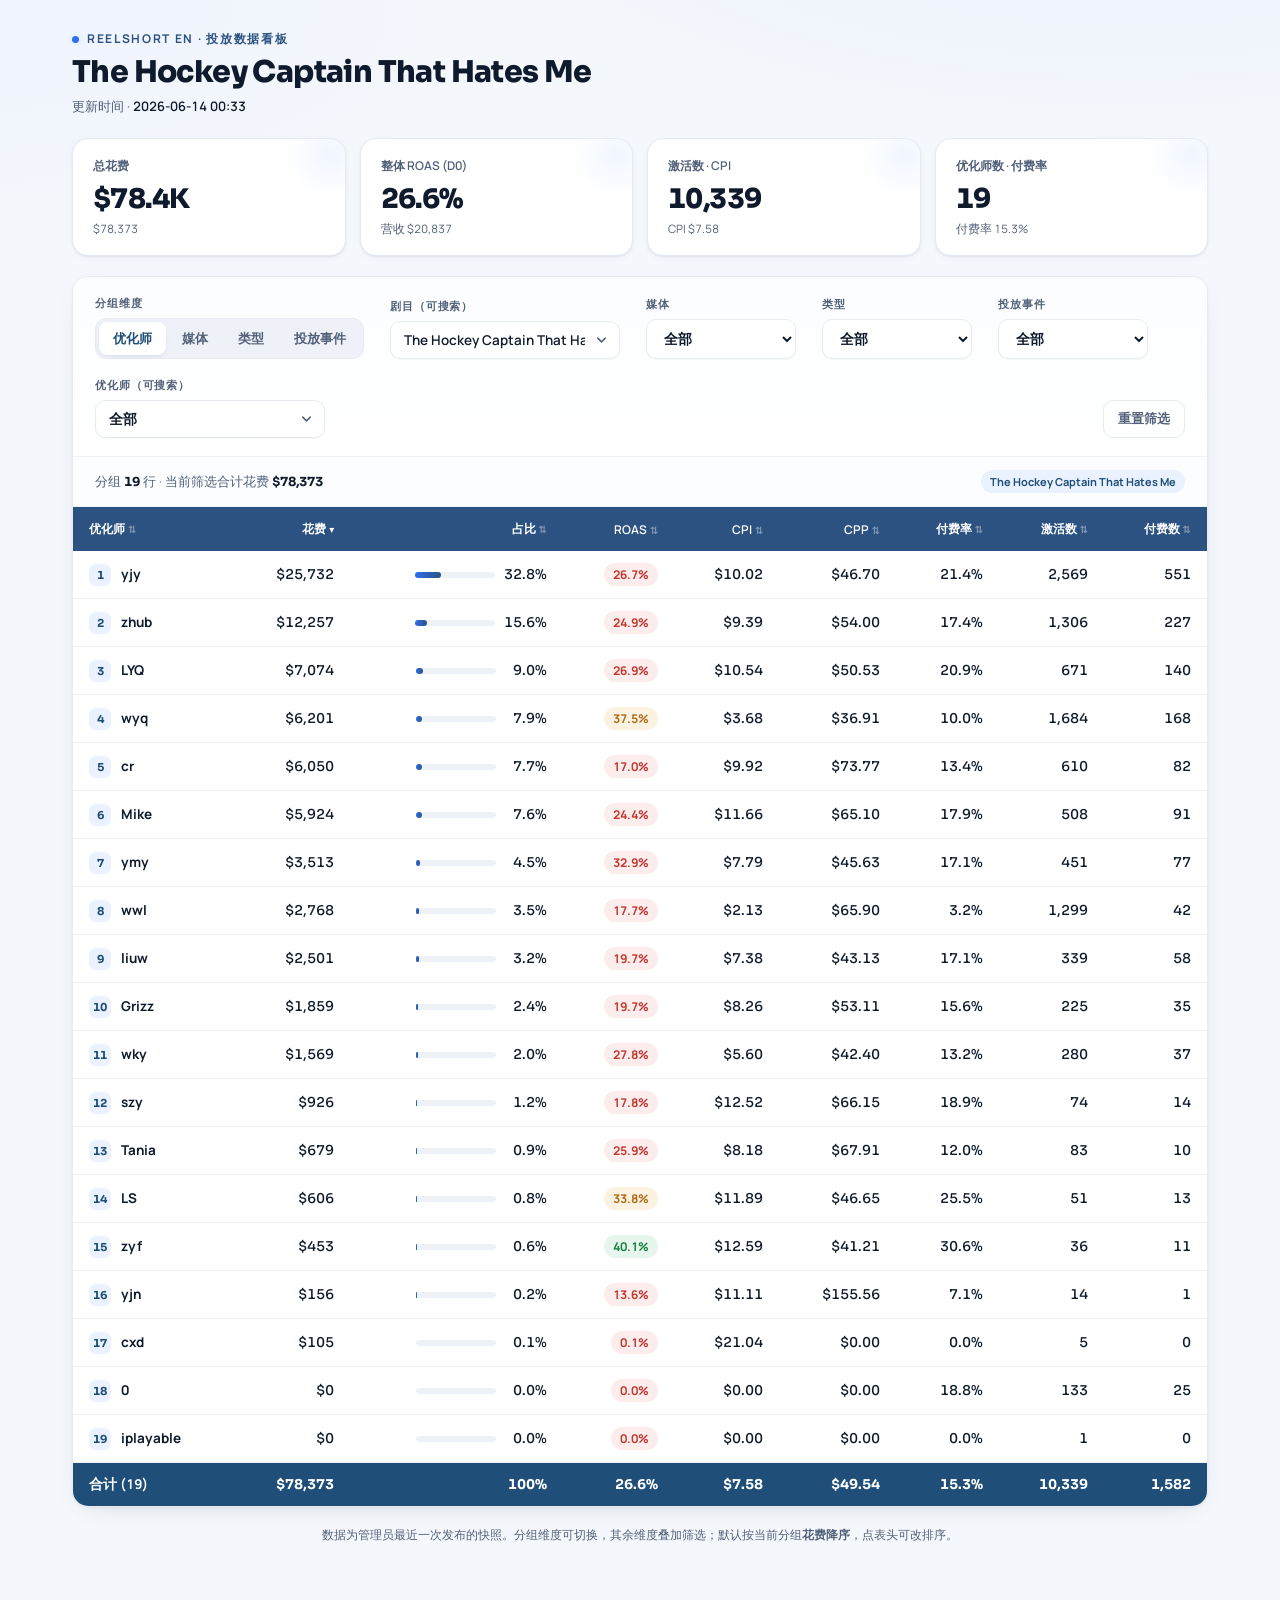
<file: index.html>
<!DOCTYPE html>
<html lang="zh-CN">
<head>
<meta charset="UTF-8">
<meta name="viewport" content="width=device-width, initial-scale=1.0">
<title>投放数据看板</title>
<link rel="preconnect" href="https://fonts.googleapis.com">
<link rel="preconnect" href="https://fonts.gstatic.com" crossorigin>
<link href="https://fonts.googleapis.com/css2?family=Sora:wght@400;500;600;700;800&family=Manrope:wght@400;500;600;700&display=swap" rel="stylesheet">
<link rel="stylesheet" href="dashboard.css">
</head>
<body>
<div class="wrap">
  <div class="head">
    <div class="title-block">
      <div class="eyebrow"><span class="dot"></span> ReelShort EN · 投放数据看板</div>
      <h1 id="dramaTitle">投放数据看板</h1>
      <div class="sub">
        <span>更新时间 · <b id="dateLabel">加载中…</b></span>
        <span style="display:none">口径 · <b>Ad 级回收</b></span>
        <span style="display:none">来源 · <b id="srcLabel">线上快照</b></span>
      </div>
    </div>
  </div>

  <div class="stats" id="stats"></div>

  <div class="panel">
    <div class="controls">
      <div class="field"><label>分组维度</label>
        <div class="seg" id="groupSeg">
          <button data-g="优化师" class="on">优化师</button>
          <button data-g="媒体">媒体</button>
          <button data-g="类型">类型</button>
          <button data-g="事件">投放事件</button>
        </div>
      </div>
      <div class="field"><label>剧目（可搜索）</label>
        <div class="combo" id="dramaCombo">
          <input type="text" id="f_drama" placeholder="搜索剧名…" autocomplete="off">
          <svg class="combo-caret" viewBox="0 0 24 24" fill="none" stroke="currentColor" stroke-width="2.4" stroke-linecap="round" stroke-linejoin="round"><path d="m6 9 6 6 6-6"/></svg>
          <div class="combo-list" id="dramaList"></div>
        </div>
      </div>
      <div class="field"><label>媒体</label><select id="f_媒体"></select></div>
      <div class="field"><label>类型</label><select id="f_类型"></select></div>
      <div class="field"><label>投放事件</label><select id="f_事件"></select></div>
      <div class="field"><label>优化师（可搜索）</label>
        <div class="combo" id="optCombo">
          <input type="text" id="f_优化师" placeholder="搜索优化师…" autocomplete="off">
          <svg class="combo-caret" viewBox="0 0 24 24" fill="none" stroke="currentColor" stroke-width="2.4" stroke-linecap="round" stroke-linejoin="round"><path d="m6 9 6 6 6-6"/></svg>
          <div class="combo-list" id="optList"></div>
        </div>
      </div>
      <button class="reset" id="resetBtn">重置筛选</button>
    </div>
    <div class="resultbar">
      <div>分组 <b id="rowCount">0</b> 行 · 当前筛选合计花费 <b id="filteredSpend">$0</b></div>
      <div class="chiprow" id="chiprow"></div>
    </div>
    <div class="tablescroll">
      <table id="tbl"><thead><tr id="thead"></tr></thead><tbody id="tbody"></tbody></table>
    </div>
  </div>

  <div class="foot">
    数据为管理员最近一次发布的快照。分组维度可切换，其余维度叠加筛选；默认按当前分组<b>花费降序</b>，点表头可改排序。
  </div>
</div>
<div class="toast" id="toast"></div>

<script src="dashboard.js"></script>
<script>
  Dashboard.mount();
  fetch('data.json?t='+Date.now())
    .then(r=>{ if(!r.ok) throw new Error(r.status); return r.json(); })
    .then(d=>{ Dashboard.setSource('线上快照'); Dashboard.load(d); })
    .catch(err=>{
      document.getElementById('dateLabel').textContent='数据加载失败';
      document.getElementById('tbody').innerHTML='<tr><td colspan="9"><div class="empty">未能加载 data.json（'+err+'）。请确认仓库里有 data.json，或稍后刷新。</div></td></tr>';
    });
</script>
</body>
</html>
</file>
<file: dashboard.css>
:root{
    --ink:#0f1b2d; --ink-soft:#516079; --line:#e6ebf2; --line-2:#eef2f7;
    --bg:#f4f7fb; --card:#ffffff;
    --blue:#2c5282; --blue-deep:#1f4e79; --blue-bright:#2f6fed; --blue-tint:#eaf2ff;
    --ok:#15803d; --ok-bg:#e7f6ec; --bad:#c1372e; --bad-bg:#fceceb; --mid:#b06a14; --mid-bg:#fbf2e2;
    --shadow:0 1px 2px rgba(16,27,45,.04), 0 8px 28px -14px rgba(16,27,45,.18);
    --shadow-sm:0 1px 2px rgba(16,27,45,.05), 0 2px 8px -4px rgba(16,27,45,.12);
    --radius:16px;
    --num:'Sora', ui-sans-serif, system-ui;
    --sans:'Manrope','PingFang SC','Microsoft YaHei',ui-sans-serif,system-ui,sans-serif;
  }
  *{box-sizing:border-box;margin:0;padding:0}
  html,body{background:
      radial-gradient(1200px 500px at 88% -10%, #e8f0ff 0%, rgba(232,240,255,0) 60%),
      radial-gradient(900px 420px at 0% 0%, #eef4ff 0%, rgba(238,244,255,0) 55%),
      var(--bg);
    color:var(--ink); font-family:var(--sans); -webkit-font-smoothing:antialiased;
    font-feature-settings:"tnum" 1;}
  .wrap{max-width:1180px; margin:0 auto; padding:30px 22px 80px;}

  .head{display:flex; align-items:flex-start; justify-content:space-between; gap:18px; flex-wrap:wrap; margin-bottom:22px}
  .title-block .eyebrow{font-size:12px; letter-spacing:.14em; text-transform:uppercase; color:var(--blue);
    font-weight:700; display:flex; align-items:center; gap:8px}
  .dot{width:7px;height:7px;border-radius:50%;background:var(--blue-bright);box-shadow:0 0 0 4px var(--blue-tint)}
  h1{font-family:var(--num); font-weight:800; font-size:30px; line-height:1.1; letter-spacing:-.02em; margin-top:8px}
  .sub{color:var(--ink-soft); font-size:13px; margin-top:8px; display:flex; gap:14px; flex-wrap:wrap; align-items:center}
  .sub b{color:var(--ink); font-weight:600}
  .upload-btn{display:inline-flex; align-items:center; gap:9px; cursor:pointer; user-select:none;
    background:var(--blue-deep); color:#fff; font-family:var(--sans); font-weight:700; font-size:13.5px;
    border:none; padding:12px 18px; border-radius:12px; box-shadow:var(--shadow-sm); transition:.18s;}
  .upload-btn:hover{transform:translateY(-1px); background:#173d61}
  .upload-btn.ghost{background:#fff; color:var(--blue-deep); border:1px solid var(--line); box-shadow:var(--shadow-sm)}
  .upload-btn.ghost:hover{background:var(--blue-tint); border-color:#bcd2f0}
  .upload-btn svg{width:16px;height:16px}
  .upload-hint{font-size:11.5px; color:var(--ink-soft); margin-top:8px; text-align:right; max-width:240px; line-height:1.5}

  .stats{display:grid; grid-template-columns:repeat(4,1fr); gap:14px; margin-bottom:20px}
  .stat{background:var(--card); border:1px solid var(--line); border-radius:var(--radius); padding:18px 20px;
    box-shadow:var(--shadow-sm); position:relative; overflow:hidden}
  .stat::after{content:""; position:absolute; right:-30px; top:-30px; width:90px;height:90px;border-radius:50%;
    background:radial-gradient(circle,var(--blue-tint),transparent 70%); opacity:.7}
  .stat .k{font-size:12px; color:var(--ink-soft); font-weight:600}
  .stat .v{font-family:var(--num); font-weight:800; font-size:27px; margin-top:7px; letter-spacing:-.02em; position:relative}
  .stat .meta{font-size:11.5px; color:var(--ink-soft); margin-top:5px}

  .panel{background:var(--card); border:1px solid var(--line); border-radius:var(--radius); box-shadow:var(--shadow); overflow:hidden}
  .controls{display:flex; flex-wrap:wrap; gap:18px 26px; align-items:flex-end; padding:18px 22px;
    border-bottom:1px solid var(--line-2); background:linear-gradient(180deg,#fbfdff,#ffffff)}
  .field{display:flex; flex-direction:column; gap:7px}
  .field label{font-size:11px; font-weight:700; letter-spacing:.08em; text-transform:uppercase; color:var(--ink-soft)}
  select,input[type=text]{font-family:var(--sans); font-size:13.5px; font-weight:600; color:var(--ink);
    border:1px solid var(--line); background:#fff; padding:9px 13px; border-radius:10px; min-width:150px; outline:none;
    transition:.15s; cursor:pointer; box-shadow:0 1px 1px rgba(16,27,45,.03)}
  input[type=text]{cursor:text; font-weight:500}
  select:focus,input:focus{border-color:var(--blue-bright); box-shadow:0 0 0 3px var(--blue-tint)}
  select:hover{border-color:#c8d3e2}

  .combo{position:relative; min-width:230px}
  .combo > input{min-width:230px; width:230px; padding-right:34px; font-weight:600}
  .combo-caret{position:absolute; right:11px; top:50%; transform:translateY(-50%); width:15px;height:15px;
    color:var(--ink-soft); pointer-events:none; transition:.18s}
  .combo.open .combo-caret{transform:translateY(-50%) rotate(180deg); color:var(--blue-bright)}
  .combo-list{position:absolute; top:calc(100% + 6px); left:0; right:0; background:#fff; border:1px solid var(--line);
    border-radius:12px; box-shadow:var(--shadow); max-height:300px; overflow-y:auto; z-index:30; padding:5px; display:none}
  .combo.open .combo-list{display:block}
  .combo-opt{padding:9px 12px; border-radius:8px; font-size:13.5px; font-weight:600; color:var(--ink); cursor:pointer;
    white-space:nowrap; overflow:hidden; text-overflow:ellipsis; display:flex; justify-content:space-between; gap:10px; align-items:center}
  .combo-opt:hover{background:var(--blue-tint); color:var(--blue-deep)}
  .combo-opt.sel{color:var(--blue-deep)}
  .combo-opt.sel::after{content:"✓"; font-size:12px}
  .combo-opt .cnt{font-family:var(--num); font-size:11px; font-weight:600; color:var(--ink-soft); background:#f0f3f8; padding:1px 7px; border-radius:999px}
  .combo-opt.allopt{font-weight:800; border-bottom:1px solid var(--line-2); border-radius:8px 8px 0 0; margin-bottom:3px}
  .combo-empty{padding:14px 12px; font-size:12.5px; color:var(--ink-soft); text-align:center}

  .seg{display:inline-flex; background:#eef2f8; border:1px solid var(--line); border-radius:11px; padding:3px; gap:2px}
  .seg button{font-family:var(--sans); font-weight:700; font-size:13px; color:var(--ink-soft); background:transparent;
    border:none; padding:7px 14px; border-radius:8px; cursor:pointer; transition:.15s; white-space:nowrap}
  .seg button.on{background:#fff; color:var(--blue-deep); box-shadow:var(--shadow-sm)}
  .seg button:hover:not(.on){color:var(--ink)}

  .reset{margin-left:auto; align-self:flex-end; font-family:var(--sans); font-weight:700; font-size:12.5px;
    color:var(--ink-soft); background:transparent; border:1px solid var(--line); padding:9px 14px; border-radius:10px;
    cursor:pointer; transition:.15s}
  .reset:hover{color:var(--bad); border-color:#f0c9c5}

  .resultbar{display:flex; justify-content:space-between; align-items:center; padding:13px 22px; font-size:12.5px;
    color:var(--ink-soft); background:#fbfdff; border-bottom:1px solid var(--line-2)}
  .resultbar b{color:var(--ink); font-family:var(--num); font-weight:700}
  .chiprow{display:flex; gap:7px; flex-wrap:wrap}
  .chip{font-size:11px; font-weight:700; background:var(--blue-tint); color:var(--blue-deep); padding:4px 9px; border-radius:999px}

  .tablescroll{overflow-x:auto}
  table{width:100%; border-collapse:collapse; font-size:13.5px}
  thead th{position:sticky; top:0; background:var(--blue); color:#fff; font-weight:600; font-size:12px;
    text-align:right; padding:13px 16px; white-space:nowrap; cursor:pointer; user-select:none}
  thead th:first-child{text-align:left}
  thead th .arr{opacity:.4; font-size:10px; margin-left:3px}
  thead th.sorted .arr{opacity:1}
  tbody td{padding:12px 16px; text-align:right; border-bottom:1px solid var(--line-2); font-family:var(--num);
    font-weight:500; white-space:nowrap; color:var(--ink)}
  tbody td:first-child{text-align:left; font-family:var(--sans); font-weight:700}
  tbody tr:hover{background:#f7faff}
  .rank{display:inline-flex; align-items:center; justify-content:center; min-width:22px; height:22px; font-family:var(--num);
    font-size:11px; font-weight:700; color:var(--blue-deep); background:var(--blue-tint); border-radius:7px; margin-right:10px}
  tr.total td{background:var(--blue-deep); color:#fff; font-weight:700; border:none; font-size:13.5px}
  tr.total td:first-child{font-family:var(--sans)}
  .pill{display:inline-block; padding:3px 9px; border-radius:999px; font-size:12px; font-weight:700; font-family:var(--sans)}
  .ok{color:var(--ok); background:var(--ok-bg)} .bad{color:var(--bad); background:var(--bad-bg)} .mid{color:var(--mid); background:var(--mid-bg)}
  .bar{height:6px; border-radius:4px; background:var(--line-2); position:relative; display:inline-block; vertical-align:middle; width:80px}
  .bar > i{position:absolute; left:0; top:0; bottom:0; border-radius:4px; background:linear-gradient(90deg,var(--blue-bright),var(--blue))}
  .share-cell{display:flex; align-items:center; gap:9px; justify-content:flex-end}
  .share-cell span{min-width:42px; text-align:right}
  .empty{padding:50px; text-align:center; color:var(--ink-soft); font-size:14px}

  .foot{margin-top:18px; font-size:11.5px; color:var(--ink-soft); text-align:center; line-height:1.7}
  .toast{position:fixed; left:50%; bottom:28px; transform:translateX(-50%) translateY(20px); background:var(--ink); color:#fff;
    padding:13px 20px; border-radius:12px; font-size:13.5px; font-weight:600; box-shadow:0 12px 30px -10px rgba(0,0,0,.4);
    opacity:0; pointer-events:none; transition:.25s; z-index:50}
  .toast.show{opacity:1; transform:translateX(-50%) translateY(0)}
  .toast.err{background:var(--bad)}
  @media(max-width:760px){.stats{grid-template-columns:repeat(2,1fr)} h1{font-size:24px} .controls{gap:14px}}


  /* ---- admin bar ---- */
  .adminbar{background:var(--card); border:1px solid var(--line); border-radius:var(--radius); box-shadow:var(--shadow-sm);
    padding:16px 20px; margin-bottom:20px}
  .adminbar h2{font-family:var(--num); font-size:16px; font-weight:800; margin-bottom:4px}
  .adminbar .desc{font-size:12px; color:var(--ink-soft); margin-bottom:14px; line-height:1.6}
  .arow{display:flex; gap:12px; align-items:center; flex-wrap:wrap}
  .arow + .arow{margin-top:12px; padding-top:12px; border-top:1px solid var(--line-2)}
  .arow .lbl{font-size:11px; font-weight:800; letter-spacing:.06em; color:var(--blue); min-width:74px}
  .tok{flex:1; min-width:240px; font-family:var(--sans); font-size:13px; border:1px solid var(--line); padding:9px 12px; border-radius:9px; outline:none}
  .tok:focus{border-color:var(--blue-bright); box-shadow:0 0 0 3px var(--blue-tint)}
  .btn{display:inline-flex; align-items:center; gap:8px; font-family:var(--sans); font-weight:700; font-size:13.5px; border:none;
    padding:10px 16px; border-radius:10px; cursor:pointer; transition:.15s}
  .btn-primary{background:var(--blue-deep); color:#fff; box-shadow:var(--shadow-sm)} .btn-primary:hover{background:#173d61}
  .btn-primary:disabled{background:#c8d3e2; cursor:not-allowed; box-shadow:none}
  .btn-ghost{background:#fff; color:var(--blue-deep); border:1px solid var(--line)} .btn-ghost:hover{background:var(--blue-tint)}
  .btn-sm{padding:8px 12px; font-size:12.5px}
  .astatus{font-size:12.5px; font-weight:600; padding:6px 0}
  .astatus.ok{color:var(--ok)} .astatus.bad{color:var(--bad)} .astatus.busy{color:var(--blue-deep)}
  .pubbox{background:#fbfdff; border:1px dashed var(--line); border-radius:12px; padding:14px; margin-top:6px}
  .tok-saved{font-size:11.5px; color:var(--ok); font-weight:700}
  .mini-link{color:var(--blue-bright); text-decoration:none; font-weight:700}
  .mini-link:hover{text-decoration:underline}
</file>
